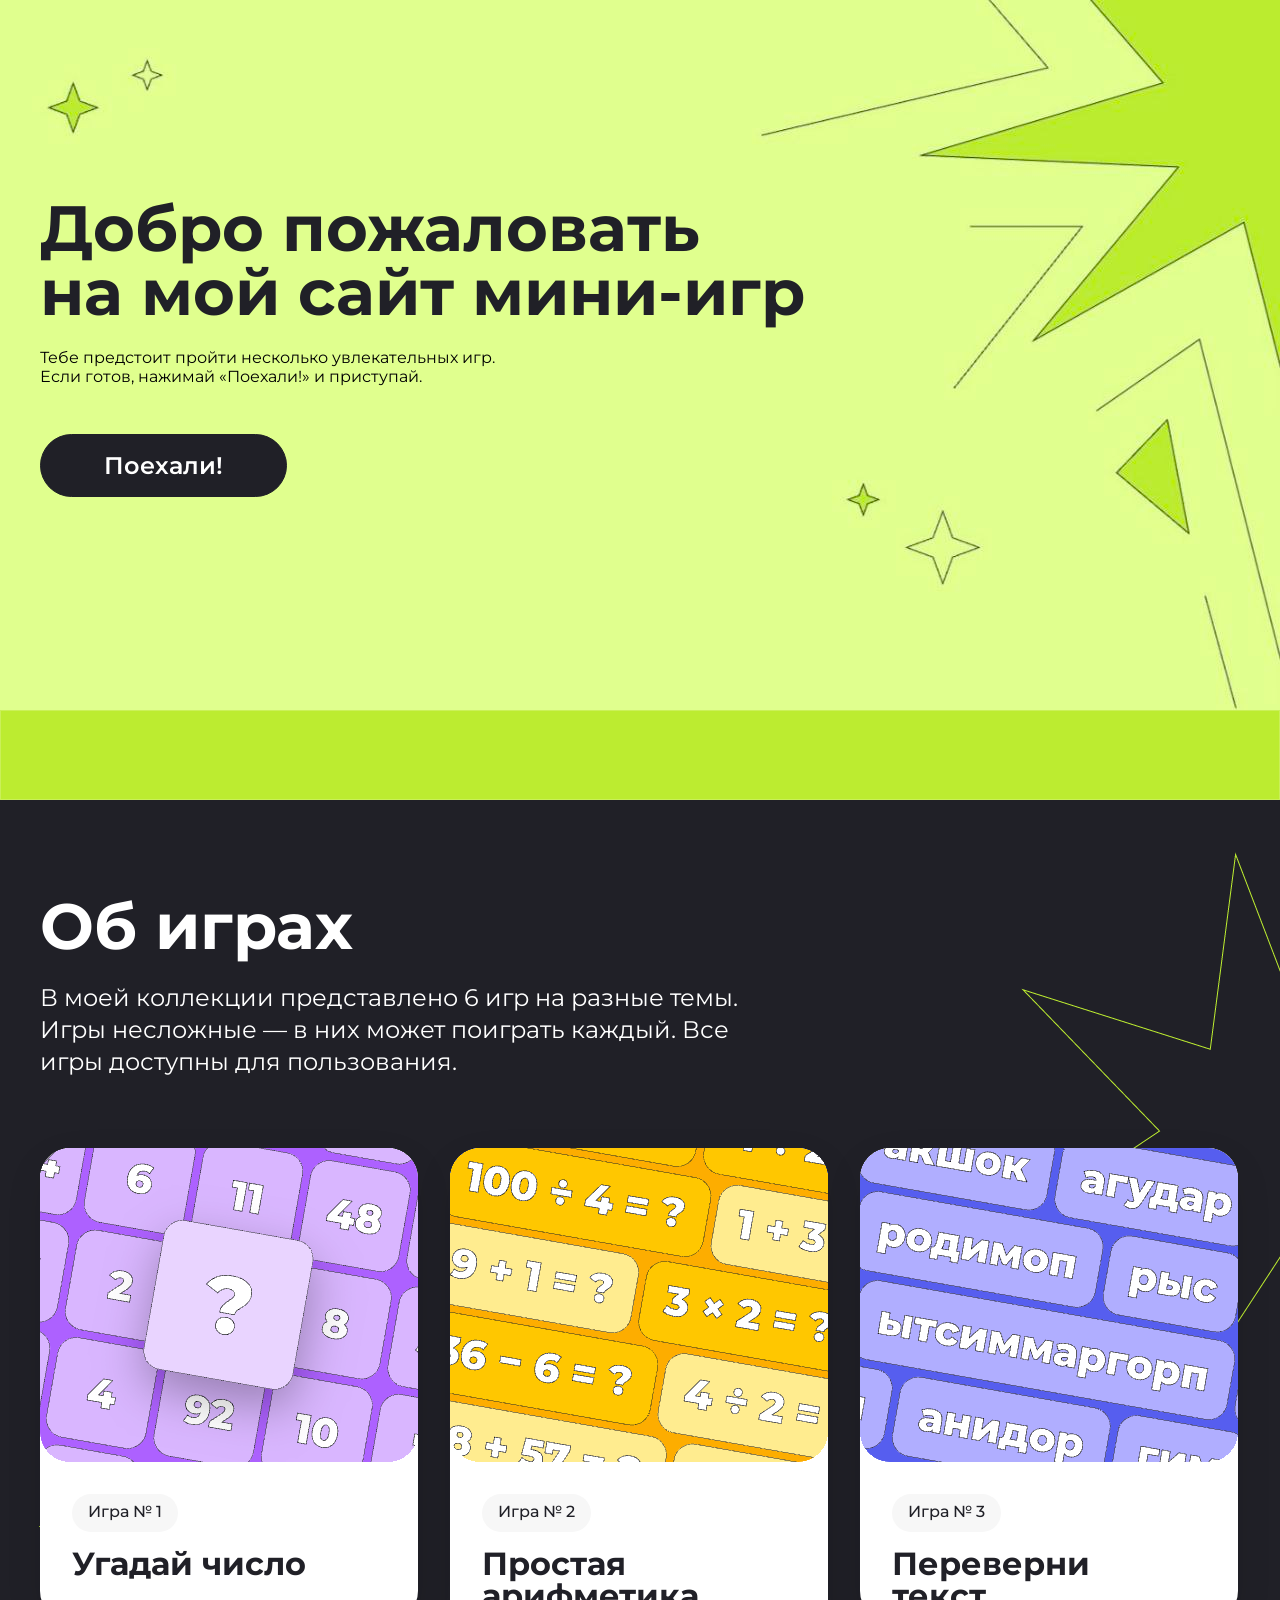
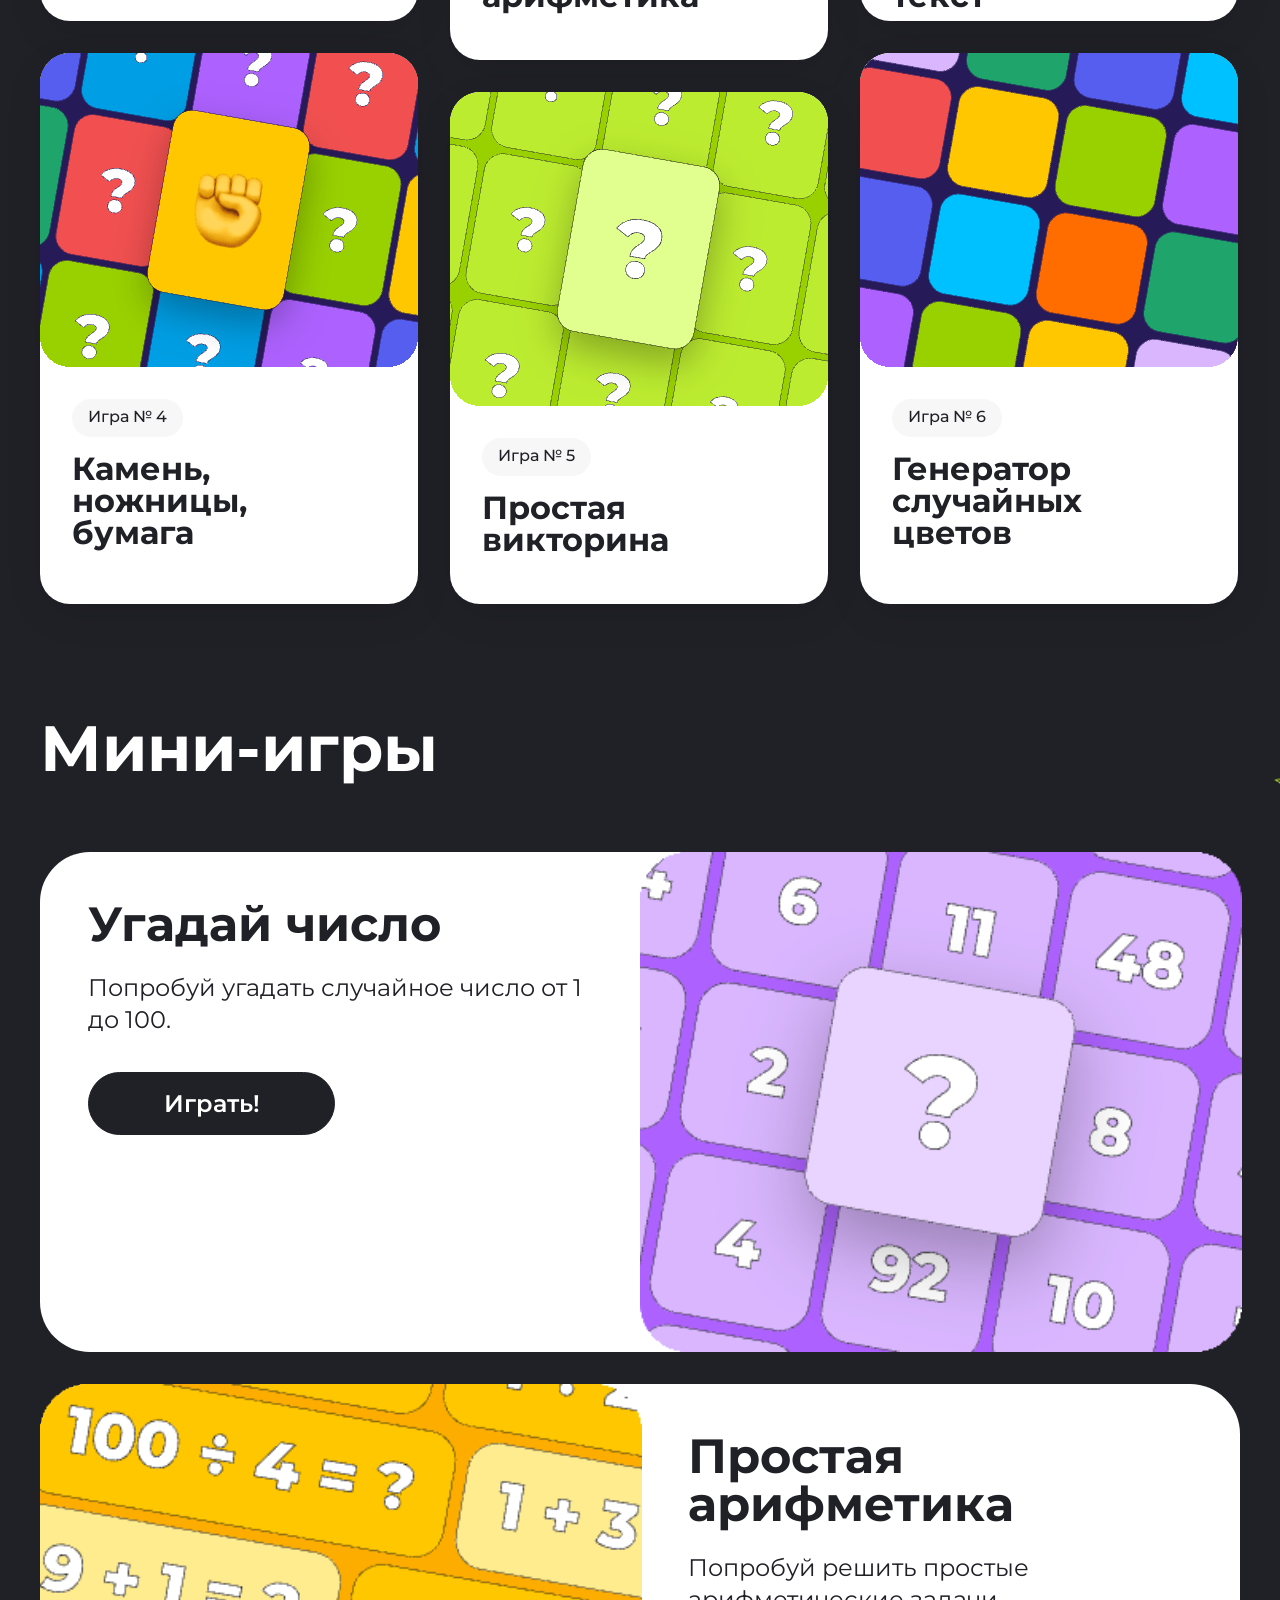
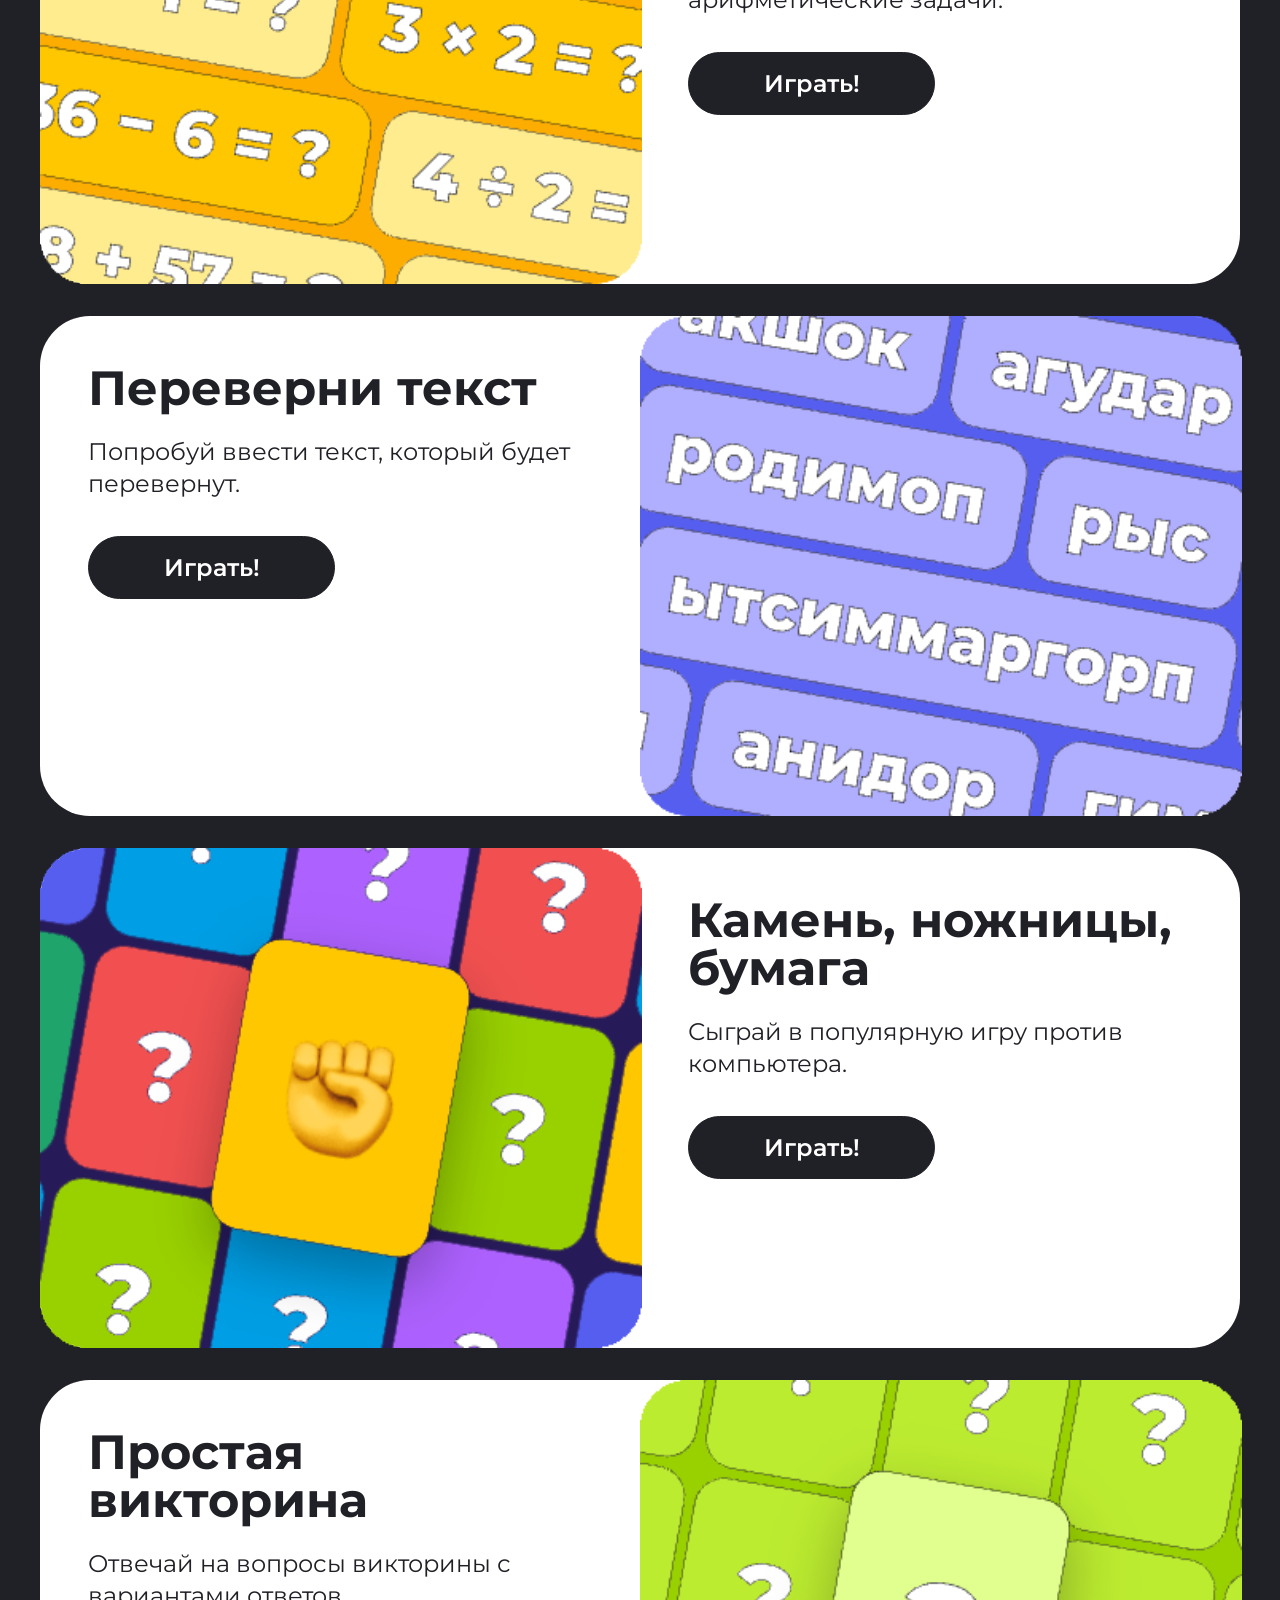
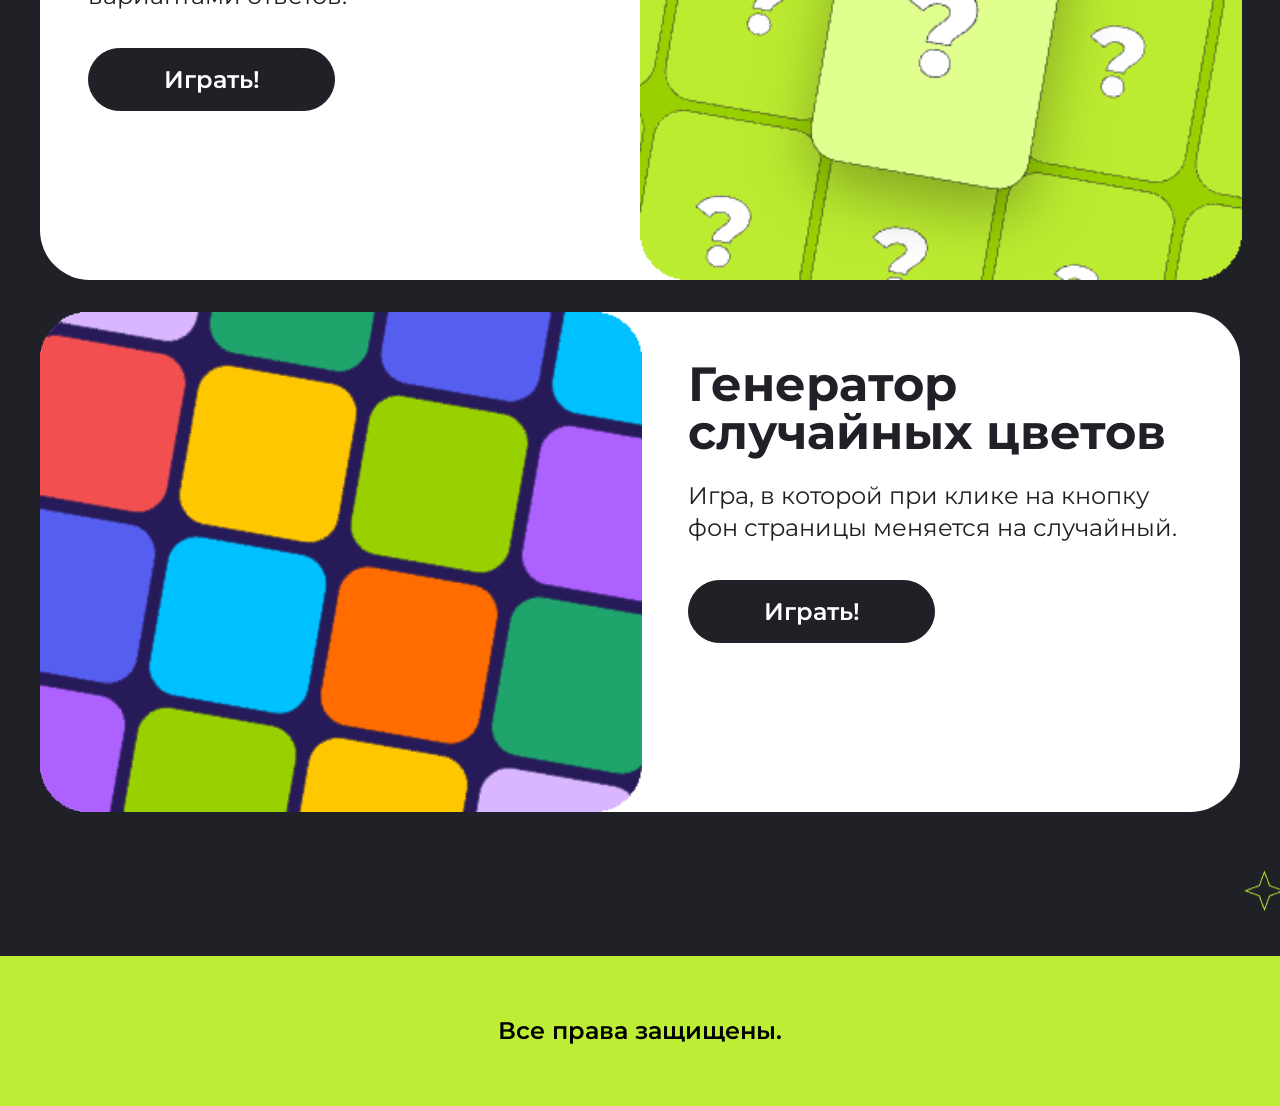
<file: index.html>
<!DOCTYPE html>
<html lang="en">
<head>
    <meta charset="UTF-8">
    <meta name="viewport" content="width=device-width, initial-scale=1.0">
    <title>hw-1</title>
    <link rel="stylesheet" href="style.css">
    <link rel="preconnect" href="https://fonts.googleapis.com">
    <link rel="preconnect" href="https://fonts.gstatic.com" crossorigin>
    <link href="https://fonts.googleapis.com/css2?family=Montserrat:ital,wght@0,100..900;1,100..900&display=swap" rel="stylesheet">
</head>
<body>
    <div class="top center">
        <div class="top__title-box">
            <h1 class="top__title">Добро пожаловать <br> на мой сайт мини-игр</h1>
        </div>
        <div class="top__description-box">
            <p class="top__description">Тебе предстоит пройти несколько увлекательных игр.<br> Если готов, нажимай «Поехали!» и приступай.</p>
        </div>
        <div class="top__button-box">
            <a href="#content"><button class="top__button button">Поехали!</button></a>
        </div>
    </div>
    <div class="running-line-box">
    </div>
    <div class="content center" id="content">
        <div class="content__title-box">
            <h2 class="content__title">Об играх</h2>
        </div>
        <div class="content__description-box">
            <p class="content__description">В моей коллекции представлено 6 игр на разные темы. Игры несложные — в них может поиграть каждый. Все игры доступны для пользования.</p>
        </div>
        <div class="content__nav-box">
            <div class="block">
                <a href="#game-1" class="nav-card">
                    <div class="nav-card__card card-type-3">
                        <img src="./img/img-card-1.png" alt="#" class="nav-card-img">
                        <p class="nav-card__number">Игра № 1</p>
                        <h3 class="nav-card__name">Угадай число</h3>
                    </div>
                </a>
                <a href="#game-4" class="nav-card">
                    <div class="nav-card__card card-type-2">
                        <img src="./img/img-card-4.png" alt="#">
                        <p class="nav-card__number">Игра № 4</p>
                        <h3 class="nav-card__name">Камень, ножницы, бумага</h3>
                    </div>
                </a>
            </div>
            <div class="block">
                <a href="#game-2" class="nav-card">
                    <div class="nav-card__card card-type-1">
                        <img src="./img/img-card-2.png" alt="#">
                        <p class="nav-card__number">Игра № 2</p>
                        <h3 class="nav-card__name">Простая арифметика</h3>
                    </div>
                </a>
                <a href="#game-5" class="nav-card">
                    <div class="nav-card__card card-type-1">
                        <img src="./img/img-card-5.png" alt="#">
                        <p class="nav-card__number">Игра № 5</p>
                        <h3 class="nav-card__name">Простая викторина</h3>
                    </div>
                </a>
            </div>
            <div class="block">
                <a href="#game-3" class="nav-card">
                    <div class="nav-card__card card-type-3">
                        <img src="./img/img-card-3.png" alt="#">
                        <p class="nav-card__number">Игра № 3</p>
                        <h3 class="nav-card__name">Переверни текст</h3>
                    </div>
                </a>
                <a href="#game-6" class="nav-card">
                    <div class="nav-card__card card-type-2">
                        <img src="./img/img-card-6.png" alt="#">
                        <p class="nav-card__number">Игра № 6</p>
                        <h3 class="nav-card__name">Генератор случайных цветов</h3>
                    </div>
                </a>
            </div>
        </div>
    </div>
    <div class="mini-games center">
        <div class="mini-games-title-box">
            <h2 class="mini-games-title">Мини-игры</h2>
        </div>
        <div class="mini-games__list">
            <div class="game-card game-card-tipe-1" id="game-1">
                <div class="game-card__left">
                    <h3 class="game-card__title">Угадай число</h3>
                    <div class="game-card__description-box">
                        <p class="game-card__description">Попробуй угадать случайное число от 1 до 100.</p>
                    </div>
                        <button class="game-card__button button" id="FirstGame">Играть!</button>
                </div>
                <div class="game-card__right">
                    <img src="./img/img-card-1.png" alt="фон" class="game-card__img">
                </div>
            </div>
            <div class="game-card game-card-tipe-2" id="game-2">
                <div class="game-card__left">
                    <h3 class="game-card__title">Простая арифметика</h3>
                    <div class="game-card__description-box">
                        <p class="game-card__description">Попробуй решить простые арифметические задачи.</p>
                    </div>
                    <button class="game-card__button button" id="SecondGame">Играть!</button>
                </div>
                <div class="game-card__right">
                    <img src="./img/img-card-2.png" alt="фон" class="game-card__img">
                </div>
            </div>
            <div class="game-card game-card-tipe-1" id="game-3">
                <div class="game-card__left">
                    <h3 class="game-card__title">Переверни текст</h3>
                    <div class="game-card__description-box">
                        <p class="game-card__description">Попробуй ввести текст, который будет перевернут.</p>
                    </div>
                    <button class="game-card__button button">Играть!</button>
                </div>
                <div class="game-card__right">
                    <img src="./img/img-card-3.png" alt="фон" class="game-card__img">
                </div>
            </div>
            <div class="game-card game-card-tipe-2" id="game-4">
                <div class="game-card__left">
                    <h3 class="game-card__title">Камень, ножницы, бумага</h3>
                    <div class="game-card__description-box">
                        <p class="game-card__description">Сыграй в популярную игру против компьютера.</p>
                    </div>
                    <button class="game-card__button button">Играть!</button>
                </div>
                <div class="game-card__right">
                    <img src="./img/img-card-4.png" alt="фон" class="game-card__img">
                </div>
            </div>
            <div class="game-card game-card-tipe-1" id="game-5">
                <div class="game-card__left">
                    <h3 class="game-card__title">Простая викторина</h3>
                    <div class="game-card__description-box">
                        <p class="game-card__description">Отвечай на вопросы викторины с вариантами ответов.</p>
                    </div>
                    <button class="game-card__button button">Играть!</button>
                </div>
                <div class="game-card__right">
                    <img src="./img/img-card-5.png" alt="фон" class="game-card__img">
                </div>
            </div>
            <div class="game-card game-card-tipe-2" id="game-6">
                <div class="game-card__left">
                    <h3 class="game-card__title">Генератор случайных цветов</h3>
                    <div class="game-card__description-box">
                        <p class="game-card__description">Игра, в которой при клике на кнопку фон страницы меняется на случайный.</p>
                    </div>
                    <button class="game-card__button button">Играть!</button>
                </div>
                <div class="game-card__right">
                    <img src="./img/img-card-6.png" alt="фон" class="game-card__img">
                </div>
            </div>
        </div>
    </div>
    <div class="footer">
        <div class="footer__text-box">
            <p class="footer__text">Все права защищены.</p>
        </div>
    </div>
    <script src="games.js"></script>
</body>
</html>
</file>
<file: style.css>
* {
  margin: 0;
  padding: 0;
  font-family: "Montserrat", sans-serif;
  font-optical-sizing: auto;
  font-style: normal;
  box-sizing: border-box;
}

.center {
  padding-left: calc(50% - 600px);
  padding-right: calc(50% - 600px);
}

a {
  text-decoration: none;
}

.top {
  height: 710px;
  background-image: url(./img/top-bcg.jpg);
  margin-top: 0;
  background-repeat: no-repeat;
  background-size: cover;
}

.top__title-box {
  padding-top: 196px;
}

.top__title {
  color: rgb(32, 32, 39);
  font-size: 64px;
  font-weight: 700;
  line-height: 100%;
  letter-spacing: 0px;
  text-align: left;
}

.top__description-box {
  padding-top: 24px;
  padding-bottom: 48px;
}

S .top__description {
  color: rgb(32, 32, 39);
  font-size: 24px;
  font-weight: 700;
  line-height: 32px;
  letter-spacing: 0px;
  text-align: left;
}

.button {
  border: 1px solid rgb(32, 32, 39);
  border-radius: 60px;
  background: rgb(32, 32, 39);
  color: rgb(255, 255, 255);
  font-size: 24px;
  font-weight: 600;
  line-height: 29px;
  letter-spacing: 0%;
  text-align: center;
  padding: 16px 28px 16px 28px;
  width: 247px;
}

.running-line-box {
  border: 1px solid rgba(255, 255, 255, 0.2);
  -webkit-backdrop-filter: blur(50px);
          backdrop-filter: blur(50px);
  background: rgb(188, 236, 48);
  height: 90px;
}

.content {
  height: 1470px;
  background: url(./img/content-bcg.png);
  background-repeat: no-repeat;
  background-size: cover;
}

.content__title-box {
  padding-top: 94px;
  padding-bottom: 24px;
}

.content__title {
  color: rgb(255, 255, 255);
  font-size: 64px;
  font-weight: 700;
  line-height: 100%;
  letter-spacing: 0px;
  text-align: left;
}

.content__description-box {
  padding-bottom: 70px;
  max-width: 740px;
}

.content__description {
  color: rgb(255, 255, 255);
  font-size: 24px;
  font-weight: 400;
  line-height: 32px;
  letter-spacing: 0px;
  text-align: left;
}

.content__nav-box {
  display: flex;
  gap: 32px;
  flex-wrap: wrap;
}

.block {
  display: flex;
  flex-direction: column;
  gap: 32px;
}

.nav-card__card {
  width: 378px;
  border: 1px 1px 1px solid #000;
  border-radius: 30px;
  box-shadow: 0px 12.6122951508px 42.2511901855px -7.57px rgba(0, 0, 0, 0.13);
  background: rgb(255, 255, 255);
  display: flex;
  flex-direction: column;
  justify-content: flex-start;
  align-items: flex-start;
}

.nav-card__number {
  color: rgb(32, 32, 39);
  font-size: 16px;
  font-weight: 500;
  line-height: 20px;
  letter-spacing: 0px;
  text-align: left;
  display: flex;
  flex-direction: row;
  justify-content: flex-start;
  align-items: center;
  padding: 8px 16px 10px 16px;
  border-radius: 52.58px;
  background: rgb(247, 247, 247);
  margin-top: 32px;
  margin-left: 32px;
  margin-bottom: 16px;
}

.nav-card__name {
  color: rgb(32, 32, 39);
  font-size: 32px;
  font-weight: 700;
  line-height: 100%;
  letter-spacing: 0px;
  text-align: left;
  margin-left: 32px;
  width: 250px;
}

.card-type-1 {
  height: 512px;
}

.card-type-2 {
  height: 551px;
}

.card-type-3 {
  height: 473px;
}

.mini-games {
  background-image: url(./img/mini-games-bcg.png);
  background-repeat: no-repeat;
  background-size: cover;
  padding-top: 46px;
  padding-bottom: 144px;
}

.mini-games-title-box {
  margin-bottom: 72px;
}

.mini-games-title {
  color: rgb(255, 255, 255);
  font-size: 64px;
  font-weight: 700;
  line-height: 100%;
  letter-spacing: 0px;
  text-align: left;
}

.mini-games__list {
  display: flex;
  flex-direction: column;
  gap: 32px;
}

.game-card {
  height: 500px;
  background-color: rgb(255, 255, 255);
  border-radius: 50px;
}

.game-card-tipe-1 {
  display: flex;
  flex-direction: row;
  justify-content: space-between;
}

.game-card-tipe-2 {
  display: flex;
  flex-direction: row-reverse;
  justify-content: space-between;
}

.game-card__img {
  height: 100%;
}

.game-card__left {
  padding-left: 48px;
  padding-top: 48px;
  padding-right: 48px;
}

.game-card__right {
  width: 50%;
}

.game-card__title {
  color: rgb(32, 32, 39);
  font-size: 48px;
  font-weight: 700;
  line-height: 100%;
  letter-spacing: 0px;
  text-align: left;
}

.game-card__description {
  color: rgb(32, 32, 39);
  font-size: 24px;
  font-weight: 400;
  line-height: 32px;
  letter-spacing: 0px;
  text-align: left;
}

.game-card__button {
  display: flex;
  flex-direction: row;
  justify-content: center;
  align-items: center;
  gap: 10;
  padding: 16px 28px 16px 28px;
  color: rgb(255, 255, 255);
  font-size: 24px;
  font-weight: 600;
  line-height: 29px;
  letter-spacing: 0%;
  text-align: center;
  background: rgb(32, 32, 39);
  border-radius: 60px;
  width: 247px;
}

.game-card__description-box {
  margin-top: 24px;
  margin-bottom: 36px;
}

.footer {
  height: 150px;
  width: 100%;
  background: rgb(189, 237, 53);
  text-align: center;
  display: flex;
  flex-direction: row;
  align-items: center;
  justify-content: center;
}

.footer__text {
  color: rgb(0, 0, 0);
  font-size: 24px;
  font-weight: 600;
  line-height: 100%;
  letter-spacing: 0px;
  text-align: center;
}

@media (max-width: 1200px) {
  .content {
    display: none;
  }
  .game-card__right {
    width: 100%;
  }
  .game-card-tipe-1 {
    display: flex;
    flex-direction: column-reverse;
  }
  .game-card-tipe-2 {
    display: flex;
    flex-direction: column-reverse;
  }
  .game-card__img {
    height: auto;
  }
}
@media (max-width: 1024px) {
  .center {
    padding-left: 4.2%;
    padding-right: 4.2%;
  }
}
@media (max-width: 1200px) {
  .center {
    width: 100%;
    padding-left: 4.2%;
    padding-right: 4.2%;
  }
  .top {
    height: 700px;
  }
  .top__title {
    font-size: 40px;
    text-align: center;
  }
  .top__description {
    font-size: 16px;
    text-align: center;
  }
  .top__button {
    width: 285px;
    font-size: 16px;
    margin-left: calc(50% - 142.5px);
  }
  .content {
    display: none;
  }
  .mini-games {
    padding-top: 48px;
    display: flex;
    flex-direction: column;
    align-content: center;
    flex-wrap: wrap;
  }
  .mini-games-title {
    font-size: 40px;
  }
  .game-card {
    height: auto;
    justify-content: flex-end;
    max-width: 343px;
  }
  .game-card__title {
    font-size: 32px;
  }
  .game-card__description {
    font-size: 16px;
    font-weight: 400;
    line-height: 100%;
    letter-spacing: 0px;
  }
  .game-card__description-box {
    margin-top: 16px;
    margin-bottom: 32px;
  }
  .game-card__img {
    width: 100%;
  }
  .game-card__left {
    padding-top: 29px;
    padding-left: 29px;
    padding-right: 29px;
  }
  .game-card__button {
    width: 285px;
    height: 55px;
    display: flex;
    flex-direction: row;
    justify-content: center;
    align-items: center;
    gap: 10;
    padding: 16px 28px 16px 28px;
    font-size: 16px;
    font-weight: 600;
    line-height: 20px;
    letter-spacing: 0%;
    text-align: center;
    margin-bottom: 32px;
  }
  .game-card__right {
    width: 100%;
  }
  .game-card-tipe-1 {
    display: flex;
    flex-direction: column-reverse;
  }
  .game-card-tipe-2 {
    display: flex;
    flex-direction: column-reverse;
  }
  .footer {
    height: 100px;
  }
}
.button:hover {
  background: rgb(255, 255, 255);
  color: rgb(0, 0, 0);
  transition: all 1s ease-in-out;
}

.nav-card__card:hover {
  transform: scale(1.1);
  transition: all 1s ease-in-out;
}

@media (max-width: 765px) {
  .button:hover {
    transition: none;
    background: rgb(32, 32, 39);
    color: rgb(255, 255, 255);
  }
  .nav-card__card:hover {
    transform: none;
  }
  .top {
    background-image: url(./img/bcg-top-ad.svg.png);
    background-repeat: no-repeat;
    background-size: cover;
    -o-object-fit: cover;
       object-fit: cover;
  }
  .running-line-box {
    height: 52px;
  }
  .mini-games {
    padding-bottom: 10px;
  }
  .footer__text {
    font-size: 16px;
  }
  .mini-games-title-box {
    margin-bottom: 48px;
  }
}/*# sourceMappingURL=style.css.map */
</file>
